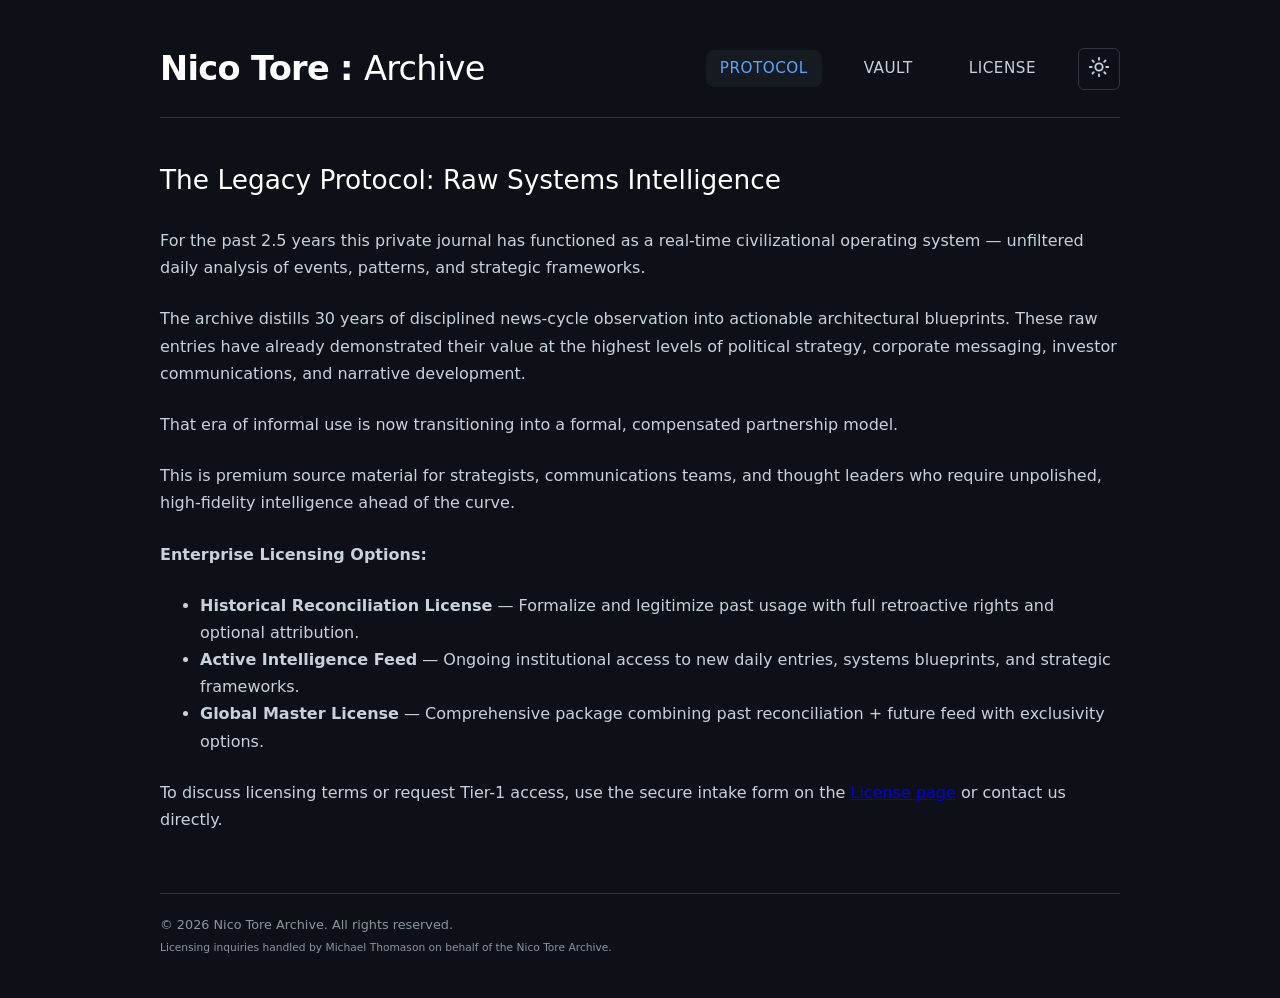
<file: index.html>
<!DOCTYPE html>
<html lang="en" data-theme="dark">
<head>
	<meta charset="UTF-8">
	<meta name="viewport" content="width=device-width, initial-scale=1.0">
	<meta name="description" content="Private systems intelligence archive — 3,333+ raw daily entries since 2023. Enterprise licensing for political, corporate, and narrative strategy teams.">
	<title>Nico Tore Archive | The Legacy Protocol</title>
	<script async src="https://www.googletagmanager.com/gtag/js?id=G-TKSHL69VHT"></script>
	<script>
	window.dataLayer = window.dataLayer || [];
	function gtag(){dataLayer.push(arguments);}
	gtag('js', new Date());
	gtag('config', 'G-TKSHL69VHT');
	</script>
	<link rel="icon" href="favicon.ico" type="image/x-icon">
	<link rel="stylesheet" href="style/main.min.css">
</head>
<body>

<div class="container">
	<header>
		<div class="header-content">
			<h1>Nico Tore : <span style="font-weight: 300;">Archive</span></h1>
			
			<nav class="main-nav">
				<a href="index.html" aria-current="page">Protocol</a>
				<a href="archive.html">Vault</a>
				<a href="licensing.html">License</a>
				<button id="theme-toggle" aria-label="Toggle dark/light mode" title="Toggle theme">
					<span id="theme-icon"></span>
				</button>
			</nav>
		</div>
	</header>

	<main>
		<h2>The Legacy Protocol: Raw Systems Intelligence</h2>
			<p>For the past 2.5 years this private journal has functioned as a real-time civilizational operating system — unfiltered daily analysis of events, patterns, and strategic frameworks.</p>
			<p>The archive distills 30 years of disciplined news-cycle observation into actionable architectural blueprints. These raw entries have already demonstrated their value at the highest levels of political strategy, corporate messaging, investor communications, and narrative development.</p>
			<p>That era of informal use is now transitioning into a formal, compensated partnership model.</p>
			<p>This is premium source material for strategists, communications teams, and thought leaders who require unpolished, high-fidelity intelligence ahead of the curve.</p>
			<p><strong>Enterprise Licensing Options:</strong></p>
			<ul>
				<li><strong>Historical Reconciliation License</strong> — Formalize and legitimize past usage with full retroactive rights and optional attribution.</li>
				<li><strong>Active Intelligence Feed</strong> — Ongoing institutional access to new daily entries, systems blueprints, and strategic frameworks.</li>
				<li><strong>Global Master License</strong> — Comprehensive package combining past reconciliation + future feed with exclusivity options.</li>
			</ul>
		<p>To discuss licensing terms or request Tier-1 access, use the secure intake form on the <a href="licensing.html">License page</a> or contact us directly.</p>
		<footer>
			&copy; 2026 Nico Tore Archive. All rights reserved.<br>
			<small>Licensing inquiries handled by Michael Thomason on behalf of the Nico Tore Archive.</small>
		</footer>
	</main>
</div>

	<script src="scripts/theme-toggle.min.js"></script>
</body>
</html>
</file>
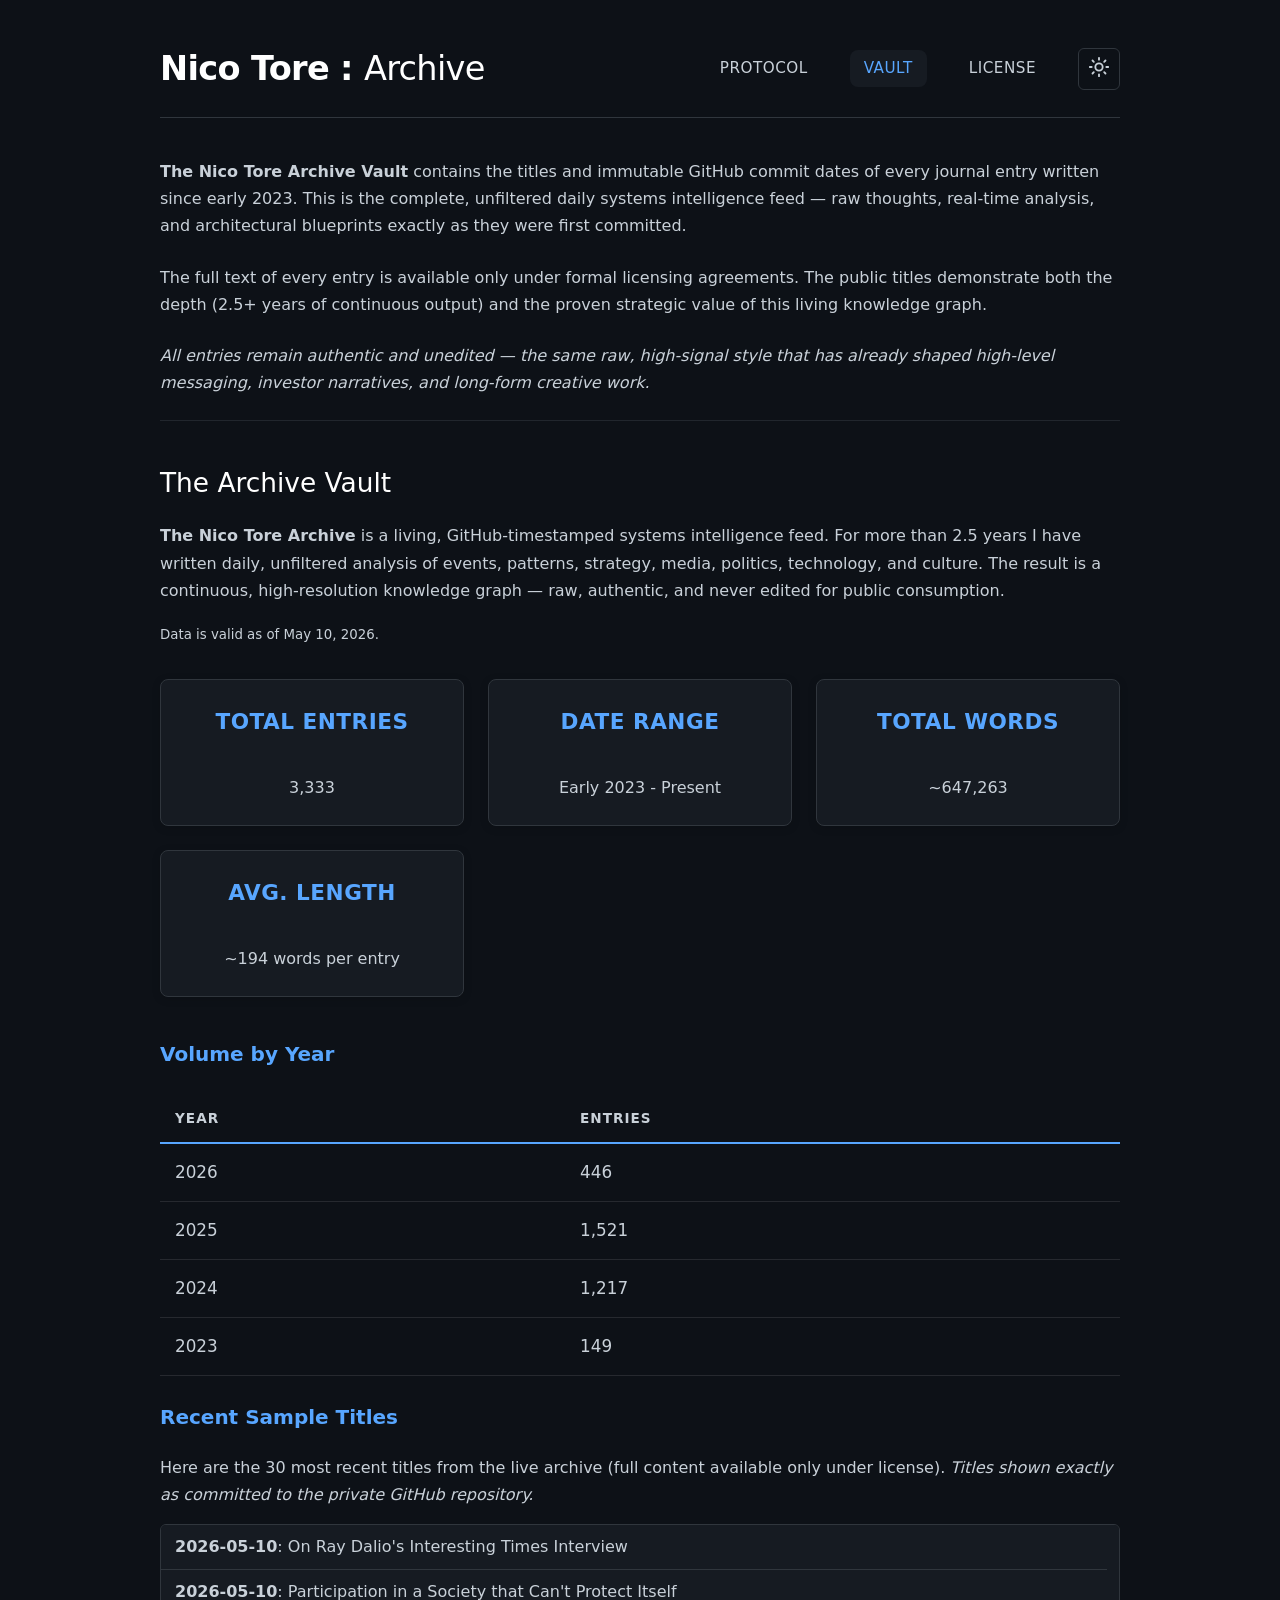
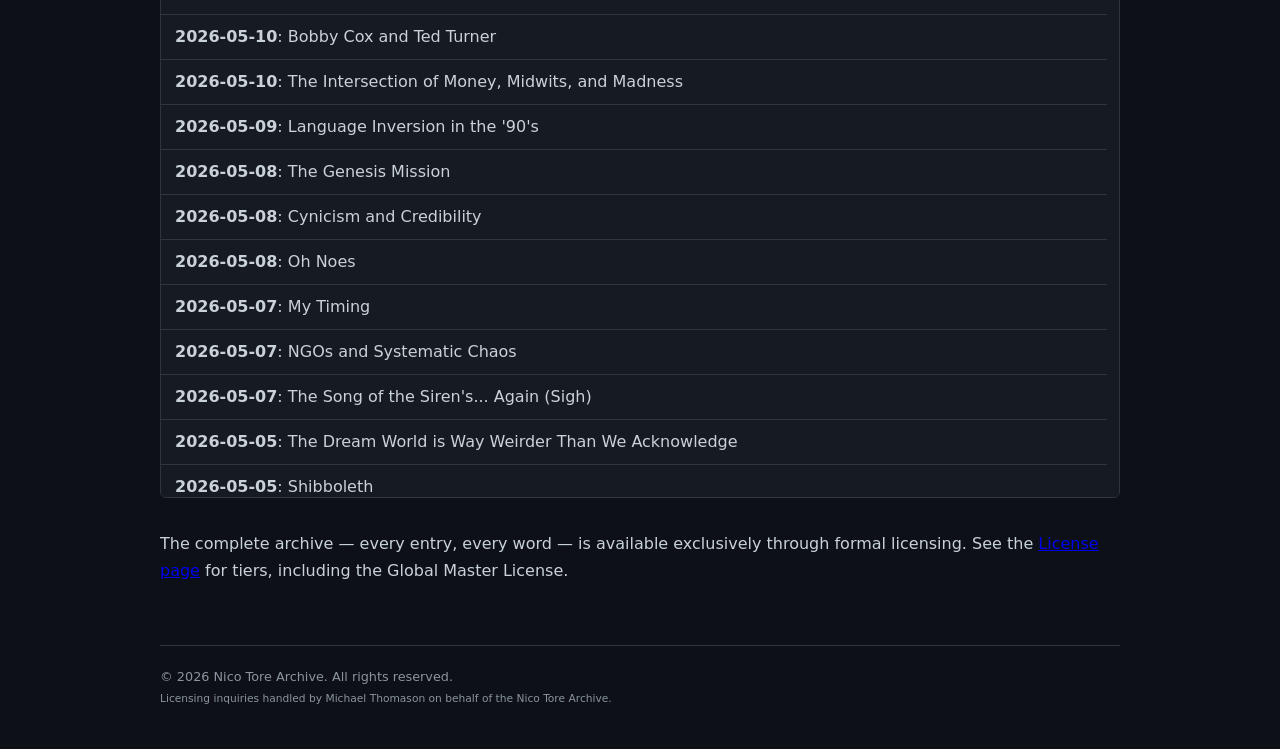
<file: archive.html>
<!DOCTYPE html>
<html lang="en" data-theme="dark">
<head>
	<meta charset="UTF-8">
	<meta name="viewport" content="width=device-width, initial-scale=1.0">
	<meta name="description" content="Private systems intelligence archive — 3,333+ raw daily entries since 2023. Enterprise licensing for political, corporate, and narrative strategy teams.">
	<title>Nico Tore Archive | Vault</title>
	<script async src="https://www.googletagmanager.com/gtag/js?id=G-TKSHL69VHT"></script>
	<script>
	window.dataLayer = window.dataLayer || [];
	function gtag(){dataLayer.push(arguments);}
	gtag('js', new Date());
	gtag('config', 'G-TKSHL69VHT');
	</script>
	<link rel="icon" href="favicon.ico" type="image/x-icon">
	<link rel="stylesheet" href="style/main.min.css">
</head>
<body>

<div class="container">
	<header>
		<div class="header-content">
			<h1>Nico Tore : <span style="font-weight: 300;">Archive</span></h1>
			
			<nav class="main-nav">
				<a href="index.html">Protocol</a>
				<a href="archive.html" aria-current="page">Vault</a>
				<a href="licensing.html">License</a>
				<button id="theme-toggle" aria-label="Toggle dark/light mode" title="Toggle theme">
					<span id="theme-icon"></span>
				</button>
			</nav>
		</div>
	</header>
	<main>
		<p><strong>The Nico Tore Archive Vault</strong> contains the titles and immutable GitHub commit dates of every journal entry written since early 2023. This is the complete, unfiltered daily systems intelligence feed — raw thoughts, real-time analysis, and architectural blueprints exactly as they were first committed.</p>
		<p>The full text of every entry is available only under formal licensing agreements. The public titles demonstrate both the depth (2.5+ years of continuous output) and the proven strategic value of this living knowledge graph.</p>
		<p><em>All entries remain authentic and unedited — the same raw, high-signal style that has already shaped high-level messaging, investor narratives, and long-form creative work.</em></p>
		<hr>
		<div class="vault-summary">
			<h2>The Archive Vault</h2>
			<p><strong>The Nico Tore Archive</strong> is a living, GitHub-timestamped systems intelligence feed. For more than 2.5 years I have written daily, unfiltered analysis of events, patterns, strategy, media, politics, technology, and culture. The result is a continuous, high-resolution knowledge graph — raw, authentic, and never edited for public consumption.</p>
			<p><small>Data is valid as of May 10, 2026.</small></p>
			<div class="stats-grid">
				<div><strong>Total Entries</strong><br>3,333</div>
				<div><strong>Date Range</strong><br>Early 2023 - Present</div>
				<div><strong>Total Words</strong><br>~647,263</div>
				<div><strong>Avg. Length</strong><br>~194 words per entry</div>
			</div>
			<h3>Volume by Year</h3>
			<table class="volume-table">
				<thead><tr><th>Year</th><th>Entries</th></tr></thead>
				<tbody>
					<tr><td>2026</td><td>446</td></tr>
					<tr><td>2025</td><td>1,521</td></tr>
					<tr><td>2024</td><td>1,217</td></tr>
					<tr><td>2023</td><td>149</td></tr>
				</tbody>
			</table>
			<h3>Recent Sample Titles</h3>
			<p>Here are the 30 most recent titles from the live archive (full content available only under license). <em>Titles shown exactly as committed to the private GitHub repository.</em></p>
			<ul class="archive-list">
				<li><strong>2026-05-10</strong>: On Ray Dalio's Interesting Times Interview</li>
				<li><strong>2026-05-10</strong>: Participation in a Society that Can't Protect Itself</li>
				<li><strong>2026-05-10</strong>: Bobby Cox and Ted Turner</li>
				<li><strong>2026-05-10</strong>: The Intersection of Money, Midwits, and Madness</li>
				<li><strong>2026-05-09</strong>: Language Inversion in the '90's</li>
				<li><strong>2026-05-08</strong>: The Genesis Mission</li>
				<li><strong>2026-05-08</strong>: Cynicism and Credibility</li>
				<li><strong>2026-05-08</strong>: Oh Noes</li>
				<li><strong>2026-05-07</strong>: My Timing</li>
				<li><strong>2026-05-07</strong>: NGOs and Systematic Chaos</li>
				<li><strong>2026-05-07</strong>: The Song of the Siren's... Again (Sigh)</li>
				<li><strong>2026-05-05</strong>: The Dream World is Way Weirder Than We Acknowledge</li>
				<li><strong>2026-05-05</strong>: Shibboleth</li>
				<li><strong>2026-05-05</strong>: If You Are What You Think About, What Am I?</li>
				<li><strong>2026-05-05</strong>: <em>No Sugar</em></li>
				<li><strong>2026-05-04</strong>: Modern Spam and The Hidden Hand</li>
				<li><strong>2026-05-03</strong>: My Recent Time Off from Monitoring Politics and My Interest Going Forward</li>
				<li><strong>2026-05-03</strong>: The Law of The Jungle</li>
				<li><strong>2026-05-02</strong>: Pseudonyms</li>
				<li><strong>2026-05-02</strong>: Economics</li>
				<li><strong>2026-05-02</strong>: <em>6 Underground</em> (2019 Film)</li>
				<li><strong>2026-05-01</strong>: New Dr. Pepper</li>
				<li><strong>2026-05-01</strong>: The Point (The Song I Heard the Ocean Sing)</li>
				<li><strong>2026-05-01</strong>: The Effect of Saying <em>Grace</em> Before Dinner</li>
				<li><strong>2026-05-01</strong>: Getting People to Pay for AI</li>
				<li><strong>2026-05-01</strong>: <em>A Song I Heard the Ocean Sing</em></li>
				<li><strong>2026-04-30</strong>: A Song I Heard the Ocean Sing</li>
				<li><strong>2026-04-27</strong>: Limits of Consciousness</li>
				<li><strong>2026-04-27</strong>: On God and The Supernatural</li>
				<li><strong>2026-04-27</strong>: On Women and the Treatment of Them</li>
			</ul>
		</div>
		<p style="margin-top: 2rem;">The complete archive — every entry, every word — is available exclusively through formal licensing. See the <a href="licensing.html">License page</a> for tiers, including the Global Master License.</p>
		<footer>
			&copy; 2026 Nico Tore Archive. All rights reserved.<br>
			<small>Licensing inquiries handled by Michael Thomason on behalf of the Nico Tore Archive.</small>
		</footer>
	</main>
</div>

	<script src="scripts/theme-toggle.min.js"></script>
</body>
</html>
</file>
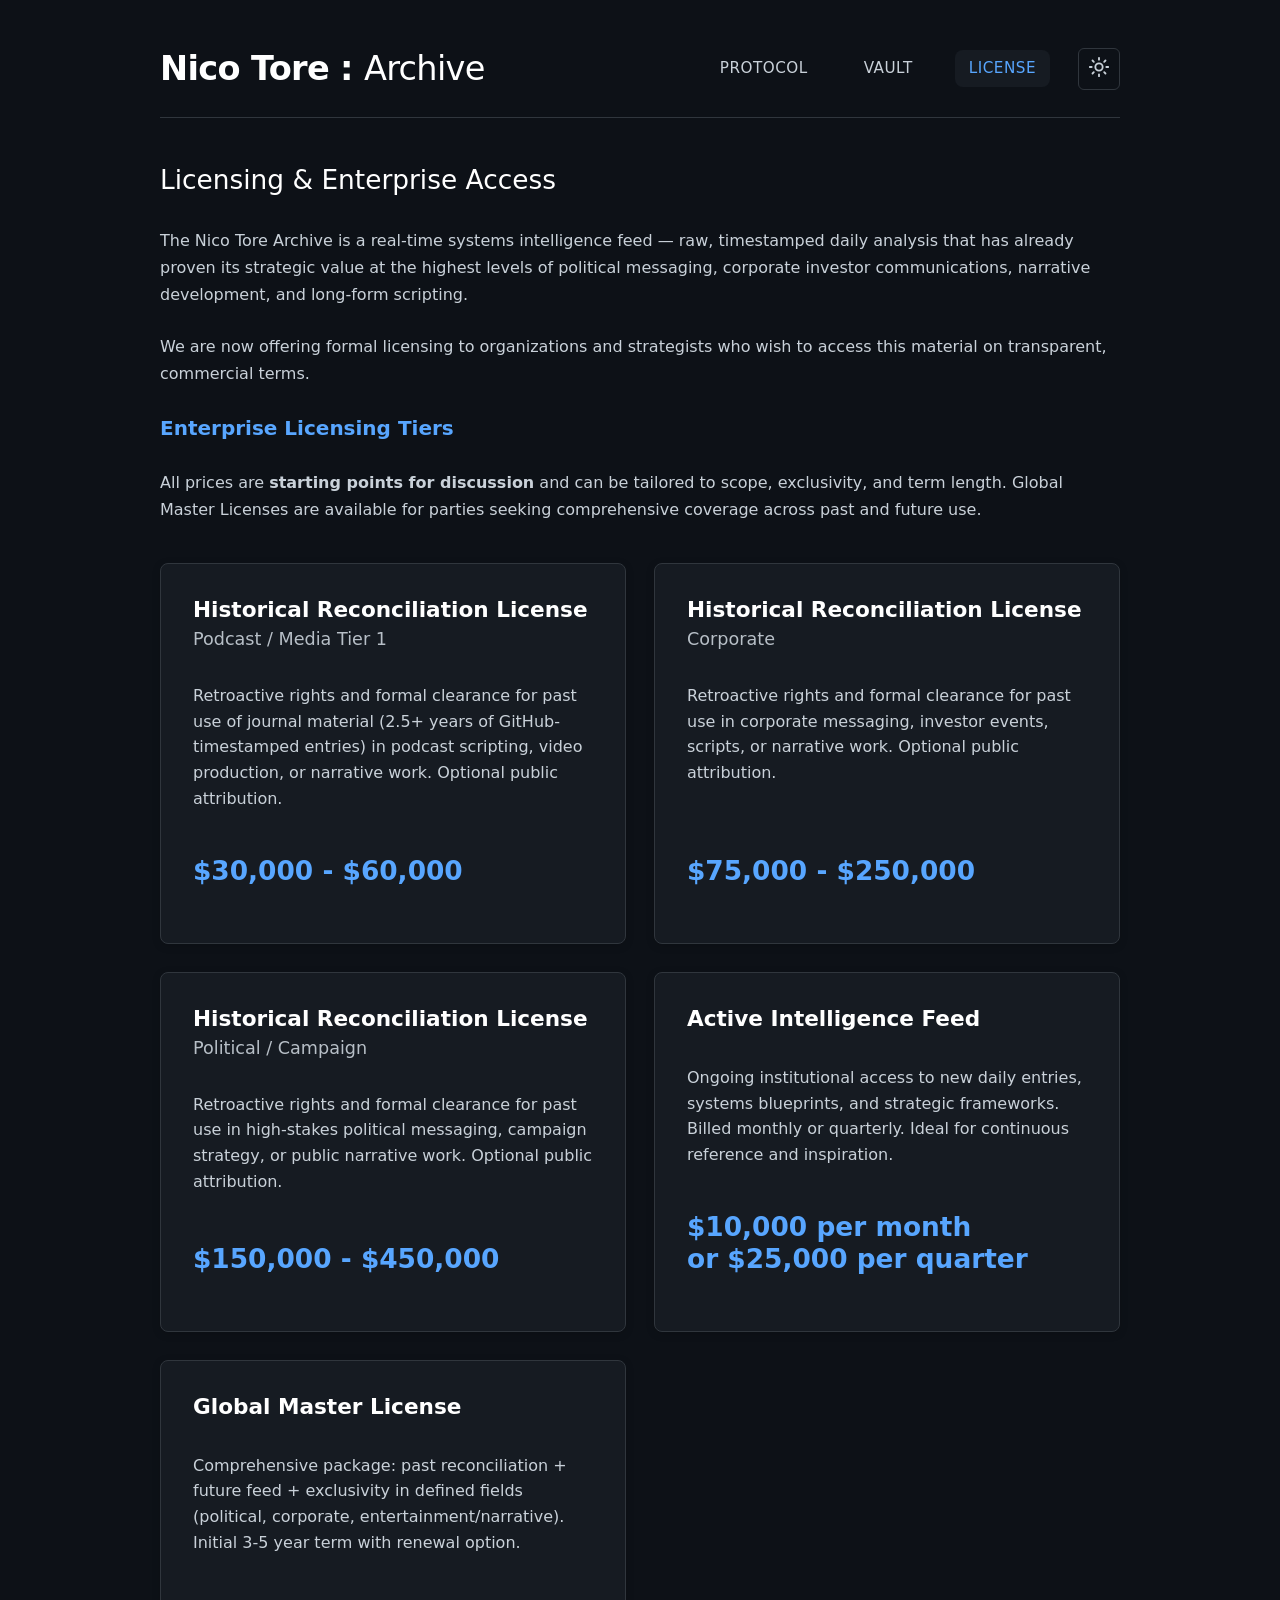
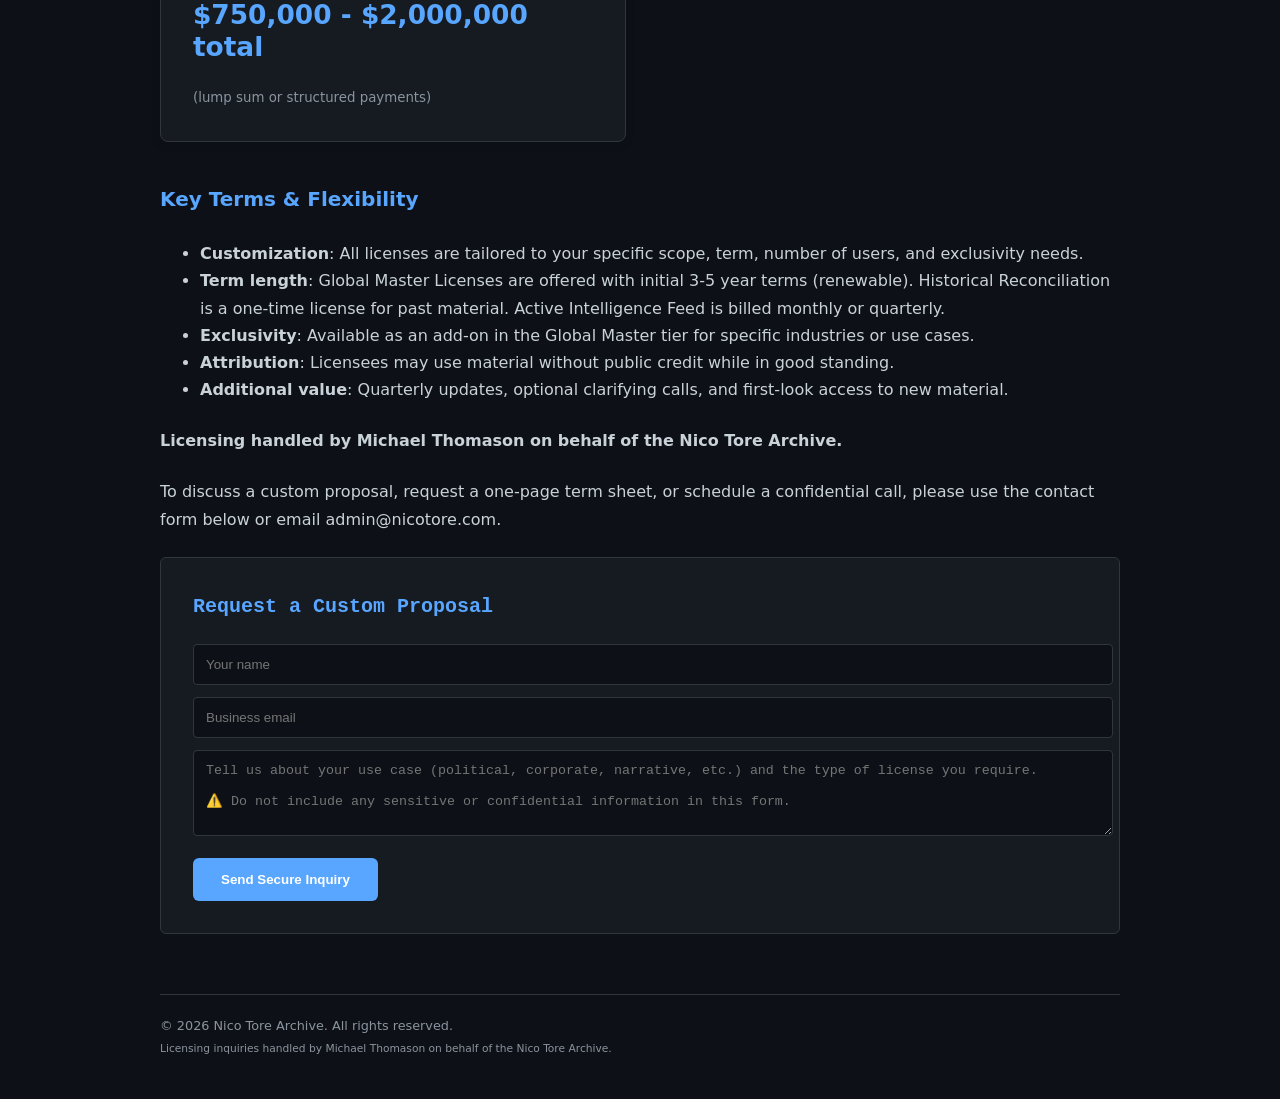
<file: licensing.html>
<!DOCTYPE html>
<html lang="en" data-theme="dark">
<head>
	<meta charset="UTF-8">
	<meta name="viewport" content="width=device-width, initial-scale=1.0">
	<meta name="description" content="Private systems intelligence archive — 3,333+ raw daily entries since 2023. Enterprise licensing for political, corporate, and narrative strategy teams.">
	<title>Nico Tore Archive | Enterprise Licensing</title>
	<script async src="https://www.googletagmanager.com/gtag/js?id=G-TKSHL69VHT"></script>
	<script>
	window.dataLayer = window.dataLayer || [];
	function gtag(){dataLayer.push(arguments);}
	gtag('js', new Date());
	gtag('config', 'G-TKSHL69VHT');
	</script>
	<link rel="icon" href="favicon.ico" type="image/x-icon">
	<link rel="stylesheet" href="style/main.min.css">
</head>
<body>

<div class="container">
	<header>
		<div class="header-content">
			<h1>Nico Tore : <span style="font-weight: 300;">Archive</span></h1>
			
			<nav class="main-nav">
				<a href="index.html">Protocol</a>
				<a href="archive.html">Vault</a>
				<a href="licensing.html" aria-current="page">License</a>
				<button id="theme-toggle" aria-label="Toggle dark/light mode" title="Toggle theme">
					<span id="theme-icon"></span>
				</button>
			</nav>
		</div>
	</header>

	<main>
		<h2>Licensing &amp; Enterprise Access</h2>
		<p>The Nico Tore Archive is a real-time systems intelligence feed — raw, timestamped daily analysis that has already proven its strategic value at the highest levels of political messaging, corporate investor communications, narrative development, and long-form scripting.</p>
		<p>We are now offering formal licensing to organizations and strategists who wish to access this material on transparent, commercial terms.</p>

		<h3>Enterprise Licensing Tiers</h3>
		<p>All prices are <strong>starting points for discussion</strong> and can be tailored to scope, exclusivity, and term length. Global Master Licenses are available for parties seeking comprehensive coverage across past and future use.</p>
		<div class="pricing-grid">
			<div class="pricing-card">
				<h4>Historical Reconciliation License<br><span>Podcast / Media Tier 1</span></h4>
				<p>Retroactive rights and formal clearance for past use of journal material (2.5+ years of GitHub-timestamped entries) in podcast scripting, video production, or narrative work. Optional public attribution.</p>
				<div class="price">$30,000 - $60,000</div>
			</div>

			<div class="pricing-card">
				<h4>Historical Reconciliation License<br><span>Corporate</span></h4>
				<p>Retroactive rights and formal clearance for past use in corporate messaging, investor events, scripts, or narrative work. Optional public attribution.</p>
				<div class="price">$75,000 - $250,000</div>
			</div>

			<div class="pricing-card">
				<h4>Historical Reconciliation License<br><span>Political / Campaign</span></h4>
				<p>Retroactive rights and formal clearance for past use in high-stakes political messaging, campaign strategy, or public narrative work. Optional public attribution.</p>
				<div class="price">$150,000 - $450,000</div>
			</div>

			<div class="pricing-card">
				<h4>Active Intelligence Feed</h4>
				<p>Ongoing institutional access to new daily entries, systems blueprints, and strategic frameworks. Billed monthly or quarterly. Ideal for continuous reference and inspiration.</p>
				<div class="price">$10,000 per month<br>or $25,000 per quarter</div>
			</div>

			<div class="pricing-card">
				<h4>Global Master License</h4>
				<p>Comprehensive package: past reconciliation + future feed + exclusivity in defined fields (political, corporate, entertainment/narrative). Initial 3-5 year term with renewal option.</p>
				<div class="price">$750,000 - $2,000,000 total</div>
				<small style="color:#8b949e;">(lump sum or structured payments)</small>
			</div>
		</div>
		<h3>Key Terms &amp; Flexibility</h3>
		<ul>
			<li><strong>Customization</strong>: All licenses are tailored to your specific scope, term, number of users, and exclusivity needs.</li>
			<li><strong>Term length</strong>: Global Master Licenses are offered with initial 3-5 year terms (renewable). Historical Reconciliation is a one-time license for past material. Active Intelligence Feed is billed monthly or quarterly.</li>
			<li><strong>Exclusivity</strong>: Available as an add-on in the Global Master tier for specific industries or use cases.</li>
			<li><strong>Attribution</strong>: Licensees may use material without public credit while in good standing.</li>
			<li><strong>Additional value</strong>: Quarterly updates, optional clarifying calls, and first-look access to new material.</li>
		</ul>

		<p><strong>Licensing handled by Michael Thomason on behalf of the Nico Tore Archive.</strong></p>

		<p>To discuss a custom proposal, request a one-page term sheet, or schedule a confidential call, please use the contact form below or email admin@nicotore.com.</p>

		<div class="terminal-box" style="padding: 2rem;">
			<h3 style="margin-top:0;">Request a Custom Proposal</h3>
			<form action="https://formspree.io/f/xaqvvyyb" method="POST">
				<input type="text" name="name" placeholder="Your name" required style="width:100%; padding:12px; margin-bottom:12px; background:var(--bg); border:1px solid var(--border); border-radius:4px; color:var(--text);">
				<input type="email" name="email" placeholder="Business email" required style="width:100%; padding:12px; margin-bottom:12px; background:var(--bg); border:1px solid var(--border); border-radius:4px; color:var(--text);">
				<textarea name="message" rows="4"
						  placeholder="Tell us about your use case (political, corporate, narrative, etc.) and the type of license you require.

⚠️ Do not include any sensitive or confidential information in this form."
						  required style="width:100%; padding:12px; margin-bottom:12px; background:var(--bg); border:1px solid var(--border); border-radius:4px; color:var(--text);"></textarea>
				<button type="submit" style="background:var(--accent); color:#fff; border:none; padding:14px 28px; border-radius:6px; font-weight:600; cursor:pointer;">Send Secure Inquiry</button>
			</form>
		</div>
		<footer>
			&copy; 2026 Nico Tore Archive. All rights reserved.<br>
			<small>Licensing inquiries handled by Michael Thomason on behalf of the Nico Tore Archive.</small>
		</footer>
	</main>
</div>

	<script src="scripts/theme-toggle.min.js"></script>
</body>
</html>
</file>
<file: style/main.min.css>
:root{--bg:#0d1117;--text:#c9d1d9;--accent:#58a6ff;--border:#30363d;--box-bg:#161b22;--header-text:#ffffff;--font-sans:system-ui, -apple-system, BlinkMacSystemFont, 'Segoe UI', Roboto, Helvetica, Arial, sans-serif;--radius:8px}[data-theme=light]{--bg:#f6f8fa;--text:#24292f;--accent:#0969da;--border:#d0d7de;--box-bg:#ffffff;--header-text:#1f2328}html{transition:background-color .4s ease}body{background-color:var(--bg);color:var(--text);font-family:var(--font-sans);line-height:1.7;transition:background .3s,color .3s;margin:0}.container{max-width:960px;margin:0 auto;padding:40px 24px}h1{font-size:2.1rem;font-weight:600;letter-spacing:-.02em;margin:0;color:var(--header-text)}h2{font-size:1.65rem;font-weight:500;margin-bottom:1rem;color:var(--header-text)}h3{font-size:1.25rem;font-weight:600;color:var(--accent)}header{border-bottom:1px solid var(--border);padding-bottom:20px;margin-bottom:40px}.header-content{display:flex;justify-content:space-between;align-items:center;max-width:100%}.main-nav{display:flex;align-items:center;gap:1.75rem}.main-nav a{color:var(--text);text-decoration:none;font-size:.95rem;text-transform:uppercase;letter-spacing:.5px;padding:6px 14px;position:relative;border-radius:4px;transition:all .2s ease}.main-nav a:hover{background-color:var(--box-bg);color:var(--accent)}.main-nav a[aria-current=page]{background-color:var(--box-bg);color:var(--accent);border-radius:var(--radius)}#theme-toggle{background:0 0;border:1px solid var(--border);color:var(--text);padding:8px;border-radius:6px;cursor:pointer;display:flex;align-items:center;justify-content:center;width:42px;height:42px;transition:all .25s ease}#theme-toggle:hover{background-color:var(--box-bg);border-color:var(--accent)}#theme-icon svg{width:22px;height:22px;stroke:currentColor;stroke-width:2}[data-theme=light] #theme-toggle:hover{background-color:#f0f2f5}.terminal-box{background:var(--box-bg);border:1px solid var(--border);padding:20px;border-radius:6px;font-family:courier new,monospace}hr{margin:2.5rem 0;border:0;border-top:1px solid var(--border);opacity:.6}table{width:100%;border-collapse:collapse;margin:1.5rem 0}th{text-align:left;padding:12px 15px;border-bottom:2px solid var(--accent);text-transform:uppercase;font-size:.85rem;letter-spacing:1px}td{padding:15px;vertical-align:top;border-bottom:1px solid rgba(255,255,255,.1);line-height:1.6}[data-theme=light] td{border-bottom:1px solid rgba(0,0,0,5%)}main>*+*{margin-top:1.5rem}.redacted{background-color:var(--text);color:var(--text);cursor:help;position:relative;display:inline-block;user-select:none}.redacted:hover::after{content:"Institutional License Required for Clear-Text access";position:absolute;bottom:125%;left:50%;transform:translateX(-50%);background-color:var(--box-bg);color:var(--accent);padding:8px 12px;border:1px solid var(--accent);border-radius:4px;font-family:var(--font-sans);font-size:.75rem;white-space:nowrap;z-index:10;box-shadow:0 4px 15px rgba(0,0,0,.5)}.redacted:hover::before{content:"";position:absolute;bottom:110%;left:50%;transform:translateX(-50%);border-width:6px;border-style:solid;border-color:var(--accent)transparent transparent transparent;z-index:11}.vault-summary{margin-top:2rem}.stats-grid{display:grid;grid-template-columns:repeat(auto-fit,minmax(240px,1fr));gap:1.5rem;margin:2rem 0 2.5rem}.stats-grid>div{background-color:var(--box-bg);border:1px solid var(--border);border-radius:var(--radius);padding:1.5rem 1.25rem;text-align:center;box-shadow:0 2px 8px rgba(0,0,0,.15);transition:all .3s cubic-bezier(.4,0,.2,1)}.stats-grid>div:hover{transform:translateY(-4px);box-shadow:0 10px 25px -5px rgb(88 166 255/.15)}.stats-grid strong{display:block;font-size:1.35rem;color:var(--accent);margin-bottom:6px;text-transform:uppercase;letter-spacing:.5px}[data-theme=light] .stats-grid>div{box-shadow:0 4px 12px rgba(0,0,0,6%)}.volume-table{margin-top:1.5rem}.volume-table td{font-size:1.05rem;font-weight:500}.volume-table tr:hover{background-color:var(--accent)}[data-theme=light] .volume-table tr:hover{background-color:rgba(9,105,218,8%)}.archive-list{max-height:560px;scrollbar-width:thin;overflow-y:auto;padding:0 12px 12px 0;border:1px solid var(--border);border-radius:6px;background-color:var(--box-bg);margin-top:1rem}.archive-list li{padding:10px 14px;border-bottom:1px solid var(--border);line-height:1.5;transition:background-color .2s}.archive-list li:last-child{border-bottom:none}.archive-list li:hover{background-color:rgba(88,166,255,8%);border-radius:4px}[data-theme=light] .archive-list li:hover{background-color:rgba(9,105,218,8%)}footer{margin-top:60px;font-size:.8rem;color:#8b949e;border-top:1px solid var(--border);padding-top:20px}@media(max-width:640px){.header-content{flex-direction:column;align-items:flex-start;gap:1.25rem}.main-nav{gap:.75rem;flex-wrap:wrap}.main-nav a{font-size:.9rem;padding:4px 10px}}.pricing-grid{display:grid;grid-template-columns:repeat(auto-fit,minmax(340px,1fr));gap:1.75rem;margin:2.5rem 0}.pricing-card{background-color:var(--box-bg);border:1px solid var(--border);border-radius:8px;padding:2rem;display:flex;flex-direction:column;transition:all .3s cubic-bezier(.4,0,.2,1);box-shadow:0 2px 8px rgba(0,0,0,.15)}.pricing-card:hover{transform:translateY(-4px);box-shadow:0 10px 25px rgba(88,166,255,.15)}.pricing-card h4{margin:0 0 1rem;font-size:1.35rem;font-weight:600;line-height:1.3;color:var(--header-text)}.pricing-card h4 span{display:block;font-size:1.1rem;font-weight:400;color:var(--text);opacity:.9;margin-top:4px}.pricing-card .price{font-size:1.65rem;font-weight:600;color:var(--accent);margin:1.25rem 0 1.5rem;line-height:1.2}.pricing-card p{flex-grow:1;margin-bottom:1.5rem;line-height:1.6}[data-theme=light] .pricing-card{box-shadow:0 4px 12px rgba(0,0,0,6%)}
</file>
